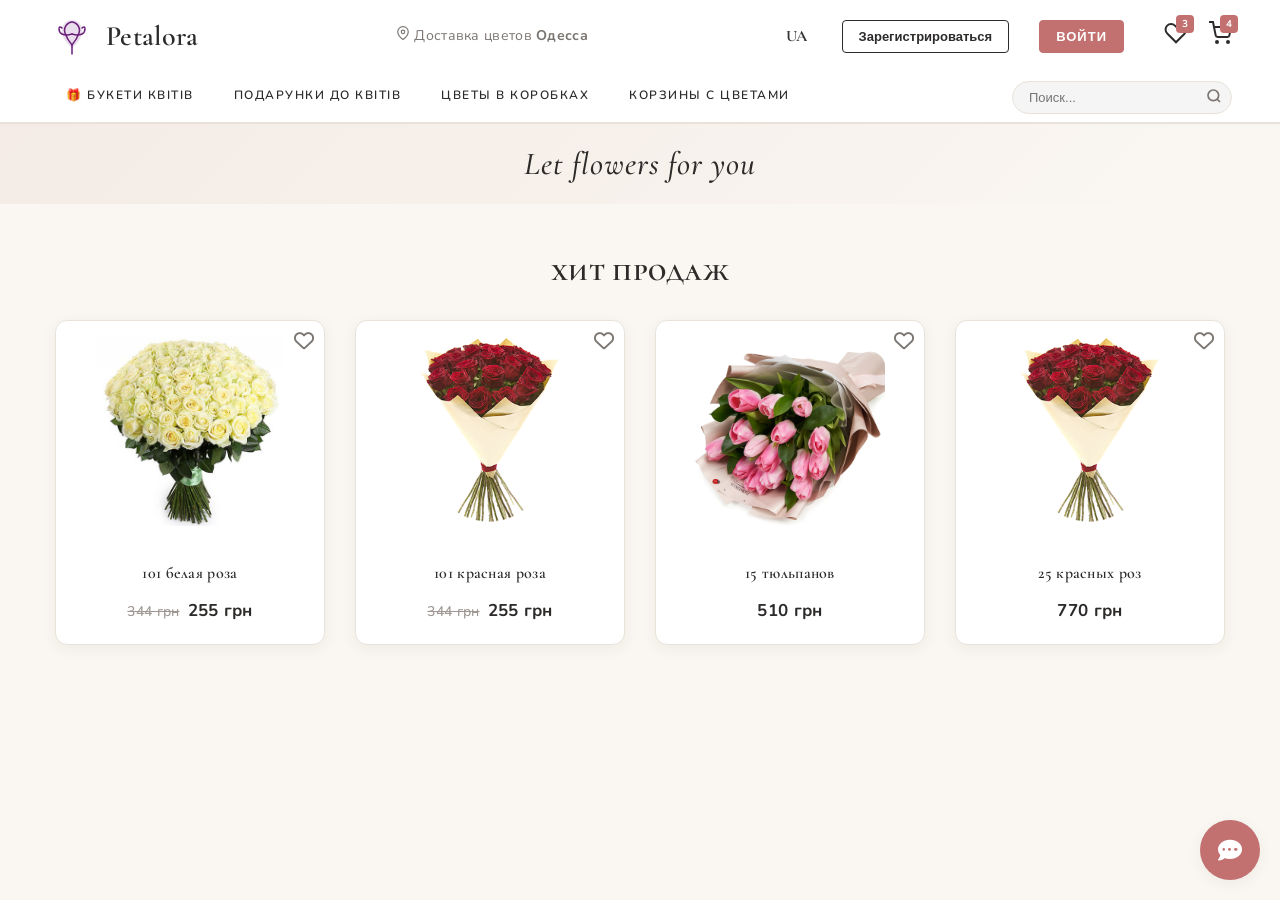
<file: index.html>
<!DOCTYPE html>
<html lang="ru">
<head>
    <meta charset="UTF-8">
    <meta name="viewport" content="width=device-width, initial-scale=1.0">
    <title>Petalora — Бутик флористики</title>
    
    <link rel="stylesheet" href="https://cdnjs.cloudflare.com/ajax/libs/font-awesome/6.4.0/css/all.min.css">
   <link href="https://fonts.googleapis.com/css2?family=Cormorant+Garamond:ital,wght@0,400;0,500;0,600;0,700;1,400;1,500&family=Nunito:wght@400;500;600;700&display=swap" rel="stylesheet">
    
    <link rel="stylesheet" href="css/style.css">
    <link rel="stylesheet" href="css/media.css">
</head>
<body>

    <div id="header-container"></div>

    <div class="hero-banner">
        <div class="container hero-inner">
            <div class="hero-text">
                <h1>Let flowers for you</h1>
            </div>
        </div>
    </div>

    <main class="container">
        <div class="section-header">
            <h2>Хит продаж</h2>
        </div>
        
        <div class="product-grid">
            <div class="product-card">
                <i class="far fa-heart wishlist-icon"></i>
                <img src="assets/images/101 rose.jpg" alt="101 белая роза">
                <div class="product-title">101 белая роза</div>
                <div class="price-block">
                    <span class="old-price">344 грн</span>
                    <span class="new-price">255 грн</span>
                </div>
            </div>

            <div class="product-card">
                <i class="far fa-heart wishlist-icon"></i>
                <img src="assets/images/25_red_rose.png" alt="101 красная роза">
                <div class="product-title">101 красная роза</div>
                <div class="price-block">
                    <span class="old-price">344 грн</span>
                    <span class="new-price">255 грн</span>
                </div>
            </div>

            <div class="product-card">
                <i class="far fa-heart wishlist-icon"></i>
                <img src="assets/images/15_pink_tulpans.avif" alt="15 тюльпанов">
                <div class="product-title">15 тюльпанов</div>
                <div class="price-block">
                    <span class="new-price">510 грн</span>
                </div>
            </div>

            <div class="product-card">
                <i class="far fa-heart wishlist-icon"></i>
                <img src="assets/images/25_red_rose.png" alt="25 красных роз">
                <div class="product-title">25 красных роз</div>
                <div class="price-block">
                    <span class="new-price">770 грн</span>
                </div>
            </div>
        </div>
    </main>

    <div class="chat-widget" id="chatWidget"> 
        <div class="chat-header">
            <div class="chat-header-info" style="display:flex; align-items:center; gap:10px;">
                <div class="chat-avatar"><i class="fas fa-user-circle"></i></div>
                <div>
                    <strong>София</strong><br>
                    <small style="font-weight:normal;">Консультант</small>
                </div>
            </div>
            <button class="close-chat-btn" id="closeChatBtn" style="background:none; border:none; color:white; cursor:pointer;"><i class="fas fa-times"></i></button>
        </div>
        <div class="chat-body">
            <div class="msg bot-msg">Здравствуйте! Я могу вам чем-то помочь?</div>
        </div>
        <div class="chat-input">
            <input type="text" placeholder="Введите сообщение...">
            <i class="fas fa-paper-plane" style="color: #ccc;"></i>
        </div>
    </div>
    <button class="open-chat-btn" id="openChatBtn">
        <i class="fas fa-comment-dots"></i>
    </button>

    <script src="js/main.js"></script>
</body>
</html>
</file>
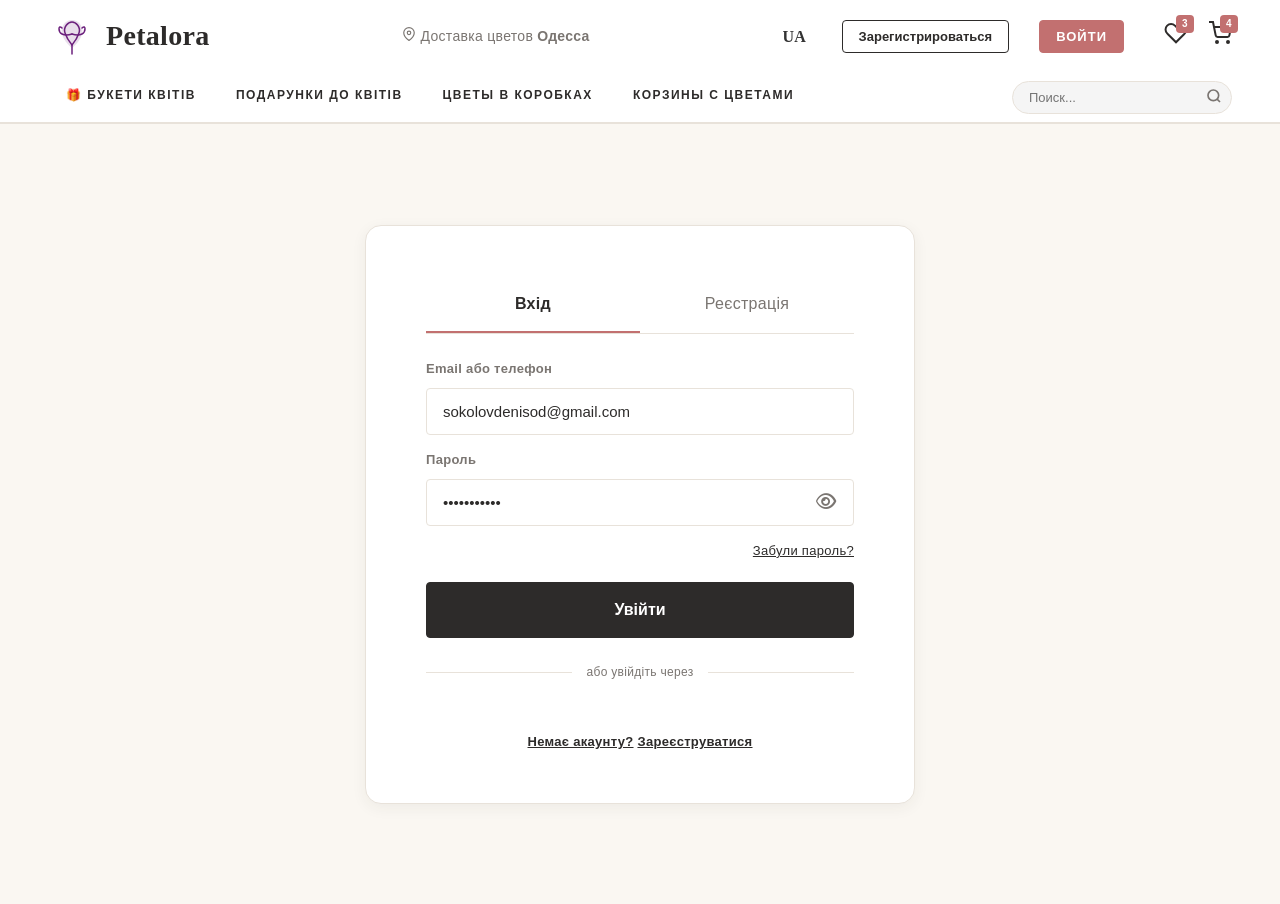
<file: auth.html>
<!DOCTYPE html>
<html lang="ru">
<head>
    <meta charset="UTF-8">
    <meta name="viewport" content="width=device-width, initial-scale=1.0">
    <title>Petalora - Вход и Регистрация</title>
    <link rel="stylesheet" href="https://cdnjs.cloudflare.com/ajax/libs/font-awesome/6.4.0/css/all.min.css">
    <link rel="stylesheet" href="css/style.css">
    <link rel="stylesheet" href="css/media.css">
</head>
<body class="auth-page-bg">

    <div id="header-container"></div>

    <main class="auth-wrapper container">
        <div class="auth-card">
            
            <div class="auth-tabs">
                <div class="auth-tab active" id="tabLogin" data-i18n="auth_login_tab">Вход</div>
                <div class="auth-tab" id="tabRegister" data-i18n="auth_register_tab">Регистрация</div>
            </div>

            <form class="auth-form active" id="formLogin">
                <div class="form-group">
                    <label class="form-label" data-i18n="auth_email">Email или телефон</label>
                    <input type="text" class="form-input" placeholder="Введите email или телефон" value="sokolovdenisod@gmail.com">
                </div>
                
                <div class="form-group">
                    <label class="form-label" data-i18n="auth_pass">Пароль</label>
                    <div class="password-wrapper">
                        <input type="password" class="form-input" placeholder="••••••••" value="password123">
                        <button type="button" class="toggle-password"><i class="far fa-eye"></i></button>
                    </div>
                </div>
                
                <a href="#" class="forgot-link" data-i18n="auth_forgot">Забыли пароль?</a>
                
                <button type="button" class="btn-auth" onclick="forceLogin()" data-i18n="auth_login_btn">Войти</button>
                
                <div class="auth-divider" data-i18n="auth_or_login">или войдите через</div>

                <div style="display: flex; justify-content: center; margin-bottom: 25px;">
                    <div id="g_id_onload"
                         data-client_id="ТВОЙ_CLIENT_ID.apps.googleusercontent.com"
                         data-context="signin"
                         data-ux_mode="popup"
                         data-callback="handleGoogleAuth"
                         data-auto_prompt="false">
                    </div>
                    <div class="g_id_signin"
                         data-type="standard"
                         data-shape="rectangular"
                         data-theme="outline"
                         data-text="signin_with"
                         data-size="large"
                         data-logo_alignment="center">
                    </div>
                </div>

                <div class="auth-footer">
                    <span data-i18n="auth_no_account">Нет аккаунта?</span> <span id="toRegister" data-i18n="auth_register_link" style="cursor: pointer;">Зарегистрироваться</span>
                </div>
            </form>

            <form class="auth-form" id="formRegister">
                <div class="form-row">
                    <div class="form-group">
                        <label class="form-label" data-i18n="auth_name">Имя</label>
                        <input type="text" class="form-input" placeholder="Имя">
                    </div>
                    <div class="form-group">
                        <label class="form-label" data-i18n="auth_surname">Фамилия</label>
                        <input type="text" class="form-input" placeholder="Фамилия">
                    </div>
                </div>

                <div class="form-group">
                    <label class="form-label" data-i18n="auth_email_only">Email</label>
                    <input type="email" class="form-input" placeholder="example@mail.com">
                </div>

                <div class="form-group">
                    <label class="form-label" data-i18n="auth_phone">Телефон</label>
                    <input type="tel" class="form-input" placeholder="+380 XX XXX XX XX">
                </div>

                <div class="form-group">
                    <label class="form-label" data-i18n="auth_pass">Пароль</label>
                    <div class="password-wrapper">
                        <input type="password" class="form-input" placeholder="Минимум 8 символов">
                        <button type="button" class="toggle-password"><i class="far fa-eye"></i></button>
                    </div>
                </div>

                <div class="form-group">
                    <label class="form-label" data-i18n="auth_pass_repeat">Повторите пароль</label>
                    <div class="password-wrapper">
                        <input type="password" class="form-input" placeholder="••••••••">
                        <button type="button" class="toggle-password"><i class="far fa-eye"></i></button>
                    </div>
                </div>

                <div class="checkbox-group">
                    <input type="checkbox" id="terms" checked>
                    <label for="terms">
                        <span data-i18n="auth_agree">Я согласен(а) с</span> 
                        <a href="#" data-i18n="auth_privacy">политикой конфиденциальности</a> 
                        <span data-i18n="auth_and">и</span> 
                        <a href="#" data-i18n="auth_terms">условиями использования</a>
                    </label>
                </div>

                <button type="button" class="btn-auth" onclick="forceRegister()" data-i18n="auth_register_btn">Создать аккаунт</button>

                <div class="auth-divider" data-i18n="auth_or_register">или зарегистрируйтесь через</div>

                <div style="display: flex; justify-content: center; margin-bottom: 25px;">
                     <div class="g_id_signin"
                         data-type="standard"
                         data-shape="rectangular"
                         data-theme="outline"
                         data-text="signup_with"
                         data-size="large"
                         data-logo_alignment="center">
                    </div>
                </div>

                <div class="auth-footer">
                    <span data-i18n="auth_has_account">Уже есть аккаунт?</span> <span id="toLogin" data-i18n="auth_login_link" style="cursor: pointer; color: var(--primary-color);">Войти</span>
                </div>
            </form>

        </div>
    </main>

    <script src="js/main.js"></script>
</body>
</html>
</file>
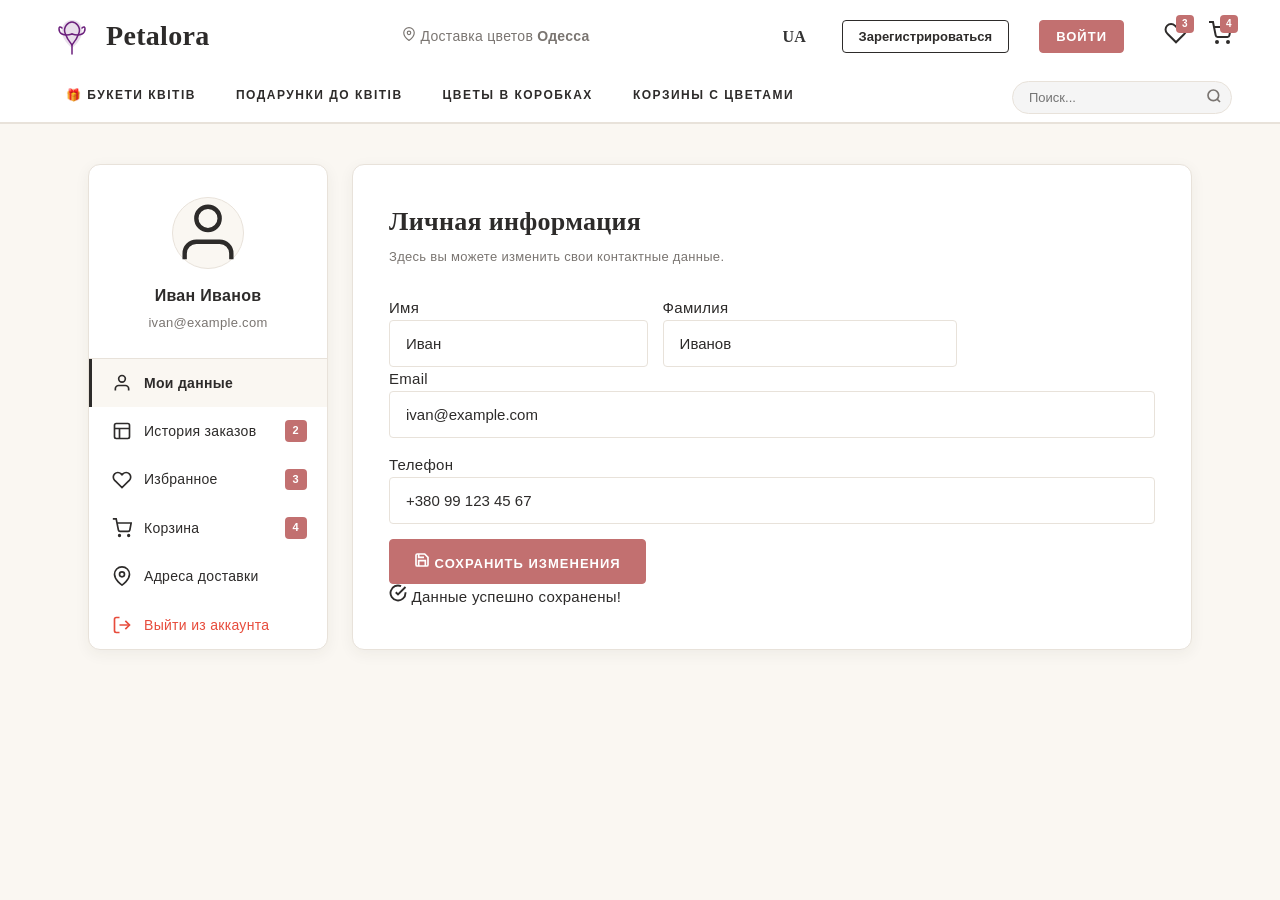
<file: profile.html>
<!DOCTYPE html>
<html lang="ru">
<head>
    <meta charset="UTF-8">
    <meta name="viewport" content="width=device-width, initial-scale=1.0">
    <title>Petalora — Доставка цветов Одесса</title>
    <link rel="stylesheet" href="https://cdnjs.cloudflare.com/ajax/libs/font-awesome/6.4.0/css/all.min.css">
    <link rel="stylesheet" href="css/style.css">
    <link rel="stylesheet" href="css/media.css">
</head>
<body>

    <div id="header-container"></div>

    <main>
      <div class="profile-layout">

        <div class="sidebar">
          <div class="sidebar-avatar">
            <div class="avatar-circle">
              <svg viewBox="0 0 24 24" fill="none" stroke="currentColor" stroke-width="1.5"><path d="M20 21v-2a4 4 0 0 0-4-4H8a4 4 0 0 0-4 4v2"/><circle cx="12" cy="7" r="4"/></svg>
            </div>
            <div class="sidebar-name">Иван Иванов</div>
            <div class="sidebar-email">ivan@example.com</div>
          </div>
          <div class="sidebar-menu">
            <div class="sidebar-item active" id="tab-mydata" onclick="switchTab('mydata')">
              <svg viewBox="0 0 24 24" fill="none" stroke="currentColor" stroke-width="2"><path d="M20 21v-2a4 4 0 0 0-4-4H8a4 4 0 0 0-4 4v2"/><circle cx="12" cy="7" r="4"/></svg>
              Мои данные
            </div>
            <div class="sidebar-item" id="tab-orders" onclick="switchTab('orders')">
              <svg viewBox="0 0 24 24" fill="none" stroke="currentColor" stroke-width="2"><rect x="3" y="3" width="18" height="18" rx="2"/><path d="M3 9h18M9 21V9"/></svg>
              История заказов
              <span class="sidebar-badge">2</span>
            </div>
            <div class="sidebar-item" id="tab-favorites" onclick="switchTab('favorites')">
              <svg viewBox="0 0 24 24" fill="none" stroke="currentColor" stroke-width="2"><path d="M20.84 4.61a5.5 5.5 0 0 0-7.78 0L12 5.67l-1.06-1.06a5.5 5.5 0 0 0-7.78 7.78l1.06 1.06L12 21.23l7.78-7.78 1.06-1.06a5.5 5.5 0 0 0 0-7.78z"/></svg>
              Избранное
              <span class="sidebar-badge" id="fav-count-badge">3</span>
            </div>
            <div class="sidebar-item" id="tab-cart" onclick="switchTab('cart')">
              <svg viewBox="0 0 24 24" fill="none" stroke="currentColor" stroke-width="2"><circle cx="9" cy="21" r="1"/><circle cx="20" cy="21" r="1"/><path d="M1 1h4l2.68 13.39a2 2 0 0 0 2 1.61h9.72a2 2 0 0 0 2-1.61L23 6H6"/></svg>
              Корзина
              <span class="sidebar-badge" id="cart-count-badge">3</span>
            </div>
            <div class="sidebar-item" id="tab-addresses" onclick="switchTab('addresses')">
              <svg viewBox="0 0 24 24" fill="none" stroke="currentColor" stroke-width="2"><path d="M21 10c0 7-9 13-9 13s-9-6-9-13a9 9 0 0 1 18 0z"/><circle cx="12" cy="10" r="3"/></svg>
              Адреса доставки
            </div>
            
            <div class="sidebar-item danger" onclick="logout()">
              <svg viewBox="0 0 24 24" fill="none" stroke="currentColor" stroke-width="2"><path d="M9 21H5a2 2 0 0 1-2-2V5a2 2 0 0 1 2-2h4"/><polyline points="16 17 21 12 16 7"/><line x1="21" y1="12" x2="9" y2="12"/></svg>
              Выйти из аккаунта
            </div>
          </div>
        </div>

        <div class="content-card active" id="panel-mydata">
          <div class="card-title">Личная информация</div>
          <div class="card-subtitle">Здесь вы можете изменить свои контактные данные.</div>
          <div class="form-row">
            <div class="form-group" style="margin-bottom:0">
              <label>Имя</label>
              <input class="form-input" id="fname" value="Иван" type="text">
            </div>
            <div class="form-group" style="margin-bottom:0">
              <label>Фамилия</label>
              <input class="form-input" id="lname" value="Иванов" type="text">
            </div>
          </div>
          <div class="form-group">
            <label>Email</label>
            <input class="form-input" value="ivan@example.com" type="email" readonly>
          </div>
          <div class="form-group">
            <label>Телефон</label>
            <input class="form-input" id="phone" value="+380 99 123 45 67" type="tel">
          </div>
          <button class="btn-primary" onclick="saveProfile()">
            <svg width="16" height="16" viewBox="0 0 24 24" fill="none" stroke="currentColor" stroke-width="2.5"><path d="M19 21H5a2 2 0 0 1-2-2V5a2 2 0 0 1 2-2h11l5 5v11a2 2 0 0 1-2 2z"/><polyline points="17 21 17 13 7 13 7 21"/><polyline points="7 3 7 8 15 8"/></svg>
            Сохранить изменения
          </button>
          <div class="save-success" id="save-success">
            <svg width="18" height="18" viewBox="0 0 24 24" fill="none" stroke="currentColor" stroke-width="2.5"><path d="M22 11.08V12a10 10 0 1 1-5.93-9.14"/><polyline points="22 4 12 14.01 9 11.01"/></svg>
            Данные успешно сохранены!
          </div>
        </div>

        <div class="content-card" id="panel-orders">
          <div class="card-title">История заказов</div>
          <div class="card-subtitle">Все ваши заказы за последнее время.</div>

          <div class="order-card">
            <div class="order-header">
              <div>
                <div class="order-id">Заказ №PE-2024-0842</div>
                <div class="order-date">15 апреля 2025</div>
              </div>
              <span class="order-status status-delivered">Доставлен ✓</span>
            </div>
            <div class="order-items">
              <div class="order-item-chip">🌹 Букет «Розовая нежность»</div>
              <div class="order-item-chip">🎁 Открытка</div>
            </div>
            <div class="order-total">Итого: <strong>890 грн</strong></div>
          </div>

          <div class="order-card">
            <div class="order-header">
              <div>
                <div class="order-id">Заказ №PE-2024-0791</div>
                <div class="order-date">2 апреля 2025</div>
              </div>
              <span class="order-status status-pending">В обработке…</span>
            </div>
            <div class="order-items">
              <div class="order-item-chip">🌷 Тюльпаны микс 25 шт</div>
            </div>
            <div class="order-total">Итого: <strong>450 грн</strong></div>
          </div>
        </div>

        <div class="content-card" id="panel-favorites">
          <div class="card-title">Избранное</div>
          <div class="card-subtitle">Товары, которые вы добавили в список желаний.</div>
          <div class="fav-grid" id="fav-grid"></div>
        </div>

        <div class="content-card" id="panel-cart">
          <div class="card-title">Корзина покупок</div>
          <div class="card-subtitle">Ваши товары готовы к оформлению заказа.</div>
          <div class="cart-layout">
            <div class="cart-items" id="cart-items-list"></div>
            <div class="cart-summary">
              <div class="summary-title">Ваш заказ</div>
              <div class="summary-row"><span>Товары (<span id="cart-items-count">3</span>)</span><span id="sum-items">1 540 грн</span></div>
              <div class="summary-row"><span>Доставка</span><span>Бесплатно</span></div>
              <div class="promo-wrap">
                <input class="promo-input" placeholder="Промокод" id="promo-input">
              </div>
              <div class="summary-row total"><span>Итого</span><span id="sum-total">1 540 грн</span></div>
              <button class="checkout-btn" onclick="showToast('🎉 Заказ оформлен! Ожидайте звонка.')">
                Оформить заказ
              </button>
            </div>
          </div>
        </div>

        <div class="content-card" id="panel-addresses">
          <div class="card-title">Адреса доставки</div>
          <div class="card-subtitle">Управляйте адресами для быстрого оформления заказа.</div>

          <div class="address-card default">
            <div class="address-info">
              <svg class="address-icon" width="20" height="20" viewBox="0 0 24 24" fill="none" stroke="currentColor" stroke-width="2"><path d="M21 10c0 7-9 13-9 13s-9-6-9-13a9 9 0 0 1 18 0z"/><circle cx="12" cy="10" r="3"/></svg>
              <div class="address-text">
                <strong>Дом</strong>
                <span>ул. Дерибасовская 12, кв. 34, Одесса</span>
              </div>
            </div>
            <span class="default-badge">По умолчанию</span>
          </div>

          <div class="address-card">
            <div class="address-info">
              <svg class="address-icon" width="20" height="20" viewBox="0 0 24 24" fill="none" stroke="currentColor" stroke-width="2"><rect x="2" y="7" width="20" height="14" rx="2"/><path d="M16 7V5a2 2 0 0 0-2-2h-4a2 2 0 0 0-2 2v2"/></svg>
              <div class="address-text">
                <strong>Работа</strong>
                <span>пр. Шевченко 4, оф. 201, Одесса</span>
              </div>
            </div>
            <button class="btn-outline" style="font-size:12px;padding:7px 16px;">Изменить</button>
          </div>

          <button class="add-address-btn">
            <svg width="18" height="18" viewBox="0 0 24 24" fill="none" stroke="currentColor" stroke-width="2.5"><line x1="12" y1="5" x2="12" y2="19"/><line x1="5" y1="12" x2="19" y2="12"/></svg>
            Добавить адрес
          </button>
        </div>

      </div> </main>

    <script src="js/main.js"></script>

</body>
</html>
</file>
<file: css/style.css>
/* =========================================
   1. ПАЛИТРА И БАЗОВЫЕ НАСТРОЙКИ
   ========================================= */
:root {
    --bg-milky: #FAF7F2;      
    --accent-rose: #C27070;   
    --accent-sage: #849383;   
    --text-main: #2D2B2A;     
    --text-light: #7A7571;    
    
    --card: #FFFFFF;
    --border: #E8E2DA;
    --shadow: 0 4px 15px rgba(45, 43, 42, 0.06);

    /* Обратная совместимость для JS */
    --purple: var(--text-main); 
    --purple-dark: var(--text-main);
    --pink: var(--accent-rose);
    --purple-nav: #FFFFFF;    
    --pink-accent: var(--accent-rose);
    --bg-light: var(--bg-milky);
    --text-dark: var(--text-main);
    --text-gray: var(--text-light);
}

* {
    margin: 0;
    padding: 0;
    box-sizing: border-box;
}

body {
    background-color: var(--bg-milky);
    color: var(--text-main);
    font-family: 'Nunito', sans-serif;
    font-size: 15px;
    line-height: 1.6;
    letter-spacing: 0.3px;
    min-height: 100vh;
}

.container {
    width: 100%;
    max-width: 1200px;
    margin: 0 auto;
    padding: 0 15px;
}

/* =========================================
   2. ТИПОГРАФИКА (ПРЕМИУМ)
   ========================================= */
h1, h2, h3, .logo, .card-title, .product-title, .section-header h2 {
    font-family: 'Cormorant Garamond', serif;
    font-weight: 600;
    color: var(--text-main);
}

/* =========================================
   3. ШАПКА И НАВИГАЦИЯ
   ========================================= */
header, .top-header, nav, .main-nav {
    background-color: #FFFFFF;
    border-bottom: 1px solid var(--border);
}

.header-top {
    display: flex;
    justify-content: space-between;
    align-items: center;
    padding: 12px 48px;
}

.logo {
    font-size: 28px;
    text-decoration: none;
    display: flex;
    align-items: center;
    gap: 10px;
}

.header-city {
    font-size: 14px;
    color: var(--text-light);
}

.header-icons {
    display: flex;
    align-items: center;
    gap: 20px;
}

.icon-btn {
    background: none;
    border: none;
    cursor: pointer;
    color: var(--text-main);
    transition: 0.2s;
    position: relative;
}

.icon-btn:hover {
    color: var(--accent-rose);
}

.icon-btn svg {
    width: 24px;
    height: 24px;
}

.badge, .badge-count {
    position: absolute;
    top: -6px;
    right: -6px;
    background: var(--accent-rose);
    color: #fff;
    border-radius: 4px;
    width: 18px;
    height: 18px;
    font-size: 10px;
    font-weight: 700;
    display: flex;
    align-items: center;
    justify-content: center;
}

nav {
    padding: 0 48px;
    display: flex;
    justify-content: space-between;
    align-items: center;
}

.nav-links {
    display: flex;
    gap: 4px;
}

.nav-link, .menu a, .menu li {
    color: var(--text-main);
    text-decoration: none;
    font-size: 12px;
    font-weight: 600;
    text-transform: uppercase;
    letter-spacing: 1.5px;
    padding: 14px 18px;
    border-bottom: 3px solid transparent;
    transition: 0.2s;
}

.nav-link:hover, .menu a:hover {
    color: var(--accent-rose);
    border-bottom-color: var(--accent-rose);
}

.search-wrap { position: relative; display: flex; align-items: center; }
.search-input { background: #f5f5f5; border: 1px solid var(--border); border-radius: 20px; padding: 8px 40px 8px 16px; font-size: 13px; width: 220px; outline: none; transition: 0.3s; }
.search-btn { position: absolute; right: 10px; background: none; border: none; cursor: pointer; color: var(--text-light); }

/* =========================================
   4. КНОПКИ (УНИВЕРСАЛЬНЫЕ)
   ========================================= */
.btn-auth {
    width: 100%;
    background-color: var(--text-main);
    color: #ffffff;
    border: 1px solid var(--text-main);
    padding: 18px;
    border-radius: 4px;
    font-size: 16px;
    font-weight: 600;
    cursor: pointer;
    transition: all 0.3s ease;
}

.btn-auth:hover { background-color: transparent; color: var(--text-main); }

.btn-outline {
    background-color: transparent;
    color: var(--text-main);
    border: 1px solid var(--text-main);
    padding: 8px 16px;
    border-radius: 4px;
    font-size: 13px;
    font-weight: 600;
    cursor: pointer;
    transition: all 0.3s ease;
}

.btn-outline:hover { background-color: var(--text-main); color: #ffffff; }

.btn-primary, .btn-pink, .checkout-btn {
    background-color: var(--accent-rose);
    color: #ffffff;
    border: 1px solid var(--accent-rose);
    padding: 12px 24px;
    border-radius: 4px;
    font-size: 13px;
    font-weight: 600;
    text-transform: uppercase;
    letter-spacing: 1px;
    cursor: pointer;
    transition: all 0.3s ease;
}

.btn-primary:hover, .btn-pink:hover, .checkout-btn:hover { background-color: transparent; color: var(--accent-rose); }

.btn-social {
    flex: 1;
    display: flex;
    align-items: center;
    justify-content: center;
    gap: 12px;
    padding: 15px;
    background-color: #ffffff;
    border: 1px solid var(--border);
    border-radius: 4px;
    font-size: 16px;
    font-weight: 600;
    color: var(--text-main);
    cursor: pointer;
    transition: 0.3s;
}

.btn-social:hover { background-color: var(--bg-milky); border-color: var(--text-light); }
.btn-cart {
    width: calc(100% - 30px);
    margin: 15px auto;
    background-color: transparent;
    color: var(--text-main);
    border: 1px solid var(--text-main);
    padding: 10px;
    border-radius: 4px;
    font-size: 12px;
    font-weight: 600;
    text-transform: uppercase;
    letter-spacing: 1px;
    cursor: pointer;
    transition: all 0.3s ease;
}

.btn-cart:hover {
    background-color: var(--text-main);
    color: #ffffff;
}

/* =========================================
   5. ГЛАВНЫЙ БАННЕР И ТОВАРЫ
   ========================================= */
.hero-banner {
    background: linear-gradient(135deg, #F4EBE6 0%, #FAF7F2 100%);
    height: 80px;
    display: flex;
    align-items: center;
    justify-content: center;
    margin-bottom: 40px;
}

.hero-inner { text-align: center; width: 100%; max-width: 1200px; padding: 0 48px;}
.hero-text { margin: 0 auto; }
.hero-text h1 { font-size: 32px; line-height: 1; font-style: italic; font-weight: 500; letter-spacing: 1px; margin: 0; }

.section-header { text-align: center; margin: 0 0 25px; }
.section-header h2 { font-size: 32px; text-transform: lowercase; font-variant: small-caps; }

.product-grid { display: grid; grid-template-columns: repeat(4, 1fr); gap: 30px; margin-bottom: 50px; }

.product-card {
    background: var(--card);
    border: 1px solid var(--border);
    border-radius: 12px;
    padding-bottom: 20px;
    text-align: center;
    position: relative;
    overflow: hidden;
    transition: 0.3s;
    box-shadow: var(--shadow);
    display: flex;
    flex-direction: column;
}

.product-card:hover { transform: translateY(-8px); box-shadow: 0 12px 25px rgba(45, 43, 42, 0.1); }
.product-card img { 
    width: 100%; 
    height: 220px; /* Чуть увеличили высоту, чтобы букеты дышали */
    object-fit: contain; /* ВАЖНО: теперь букеты не обрезаются, а вписываются целиком */
    padding: 15px; /* Аккуратный отступ от краев карточки */
    margin-bottom: 5px; 
}

.wishlist-icon { position: absolute; top: 10px; right: 10px; color: var(--text-light); font-size: 20px; cursor: pointer; }
.product-title { font-size: 16px; margin: 15px 0 5px; }

.price-block { display: flex; justify-content: center; align-items: baseline; gap: 8px; margin-top: 5px; }
.old-price { font-size: 14px; color: #9E9692; text-decoration: line-through; font-weight: 500; }
.new-price { font-size: 17px; font-weight: 700; color: var(--text-main); }

/* =========================================
   6. СТРАНИЦА АВТОРИЗАЦИИ
   ========================================= */
.auth-page-bg { background-color: var(--bg-milky); }
.auth-wrapper { display: flex; justify-content: center; align-items: center; padding: 60px 15px; min-height: calc(100vh - 120px); }
.auth-card { background: var(--card); width: 100%; max-width: 550px; border-radius: 16px; box-shadow: var(--shadow); padding: 50px 60px; border: 1px solid var(--border); }

.auth-tabs { display: flex; border-bottom: 1px solid var(--border); margin-bottom: 25px; }
.auth-tab { flex: 1; text-align: center; padding: 15px 0; cursor: pointer; font-size: 16px; color: var(--text-light); border-bottom: 2px solid transparent; transition: all 0.3s; }
.auth-tab.active { color: var(--text-main); font-weight: 700; border-bottom: 2px solid var(--accent-rose); }
.auth-tab:hover { color: var(--text-main); }

.auth-form { display: none; }
.auth-form.active { display: block; }
.form-group { margin-bottom: 15px; }
.form-row { display: flex; gap: 15px; }

.form-label { display: block; font-size: 13px; color: var(--text-light); margin-bottom: 8px; font-weight: 600; }
.form-input { width: 100%; padding: 14px 16px; border: 1px solid var(--border); border-radius: 4px; font-size: 15px; outline: none; transition: 0.2s; background: #fff; color: var(--text-main); }
.form-input:focus { border-color: var(--text-main); }

.password-wrapper { position: relative; display: flex; align-items: center; }
.password-wrapper .form-input { padding-right: 50px; }
.toggle-password { position: absolute; right: 18px; background: none; border: none; color: var(--text-light); font-size: 18px; cursor: pointer; outline: none; transition: 0.2s; }
.toggle-password:hover { color: var(--text-main); }

.forgot-link { display: block; text-align: right; font-size: 13px; color: var(--text-main); margin-bottom: 20px; text-decoration: underline; }
.auth-divider { display: flex; align-items: center; text-align: center; color: var(--text-light); font-size: 12px; margin: 25px 0; }
.auth-divider::before, .auth-divider::after { content: ''; flex: 1; border-bottom: 1px solid var(--border); }
.auth-divider::before { margin-right: 15px; }
.auth-divider::after { margin-left: 15px; }

.auth-footer { text-align: center; font-size: 13px; color: var(--text-light); }
.auth-footer span { color: var(--text-main); cursor: pointer; font-weight: 700; text-decoration: underline; }

/* =========================================
   7. ЛИЧНЫЙ КАБИНЕТ (ПРОФИЛЬ)
   ========================================= */
.profile-layout { display: grid; grid-template-columns: 240px 1fr; gap: 24px; max-width: 1200px; margin: 40px auto; padding: 0 48px; }

.sidebar { background: var(--card); border-radius: 12px; box-shadow: var(--shadow); border: 1px solid var(--border); height: fit-content; overflow: hidden; }
.sidebar-avatar { display: flex; flex-direction: column; align-items: center; padding: 32px 20px 24px; border-bottom: 1px solid var(--border); }
.avatar-circle { width: 72px; height: 72px; border-radius: 50%; background: var(--bg-milky); display: flex; align-items: center; justify-content: center; margin-bottom: 14px; border: 1px solid var(--border); }
.sidebar-name { font-weight: 700; font-size: 16px; }
.sidebar-email { font-size: 13px; color: var(--text-light); margin-top: 4px; }

.sidebar-item { display: flex; align-items: center; gap: 12px; padding: 13px 20px; font-size: 14px; font-weight: 500; cursor: pointer; transition: all .2s; color: var(--text-main); border-left: 3px solid transparent; }
.sidebar-item:hover { background: var(--bg-milky); color: var(--accent-rose); }
.sidebar-item.active { color: var(--text-main); border-left-color: var(--text-main); background: var(--bg-milky); font-weight: 700; }
.sidebar-item.danger { color: #e74c3c; }
.sidebar-item.danger:hover { background: #fdecea; border-left-color: #e74c3c; color: #c0392b; }
.sidebar-item svg { width: 20px; height: 20px; flex-shrink: 0; }
.sidebar-badge { margin-left: auto; background: var(--accent-rose); color: #fff; border-radius: 4px; padding: 2px 8px; font-size: 11px; font-weight: 700; }

.content-card { background: var(--card); border-radius: 12px; box-shadow: var(--shadow); border: 1px solid var(--border); padding: 36px; display: none; }
.content-card.active { display: block; }
.card-title { font-family: 'Cormorant Garamond', serif; font-size: 26px; font-weight: 600; margin-bottom: 4px; }
.card-subtitle { font-size: 13px; color: var(--text-light); margin-bottom: 28px; }

/* --- Избранное --- */
.fav-grid { display: grid; grid-template-columns: repeat(3, 1fr); gap: 20px; }
.fav-card { border: 1px solid var(--border); border-radius: 12px; background: #fff; position: relative; overflow: hidden; transition: 0.3s; }
.fav-card:hover { transform: translateY(-4px); box-shadow: var(--shadow); }
.fav-img { height: 160px; display: flex; align-items: center; justify-content: center; font-size: 64px; background: var(--bg-milky); }
.fav-remove { position: absolute; top: 10px; right: 10px; width: 32px; height: 32px; border-radius: 50%; background: #fff; border: 1px solid var(--border); cursor: pointer; display: flex; align-items: center; justify-content: center; transition: 0.2s; color: var(--text-light); }
.fav-remove:hover { background: var(--accent-rose); color: #fff; border-color: var(--accent-rose); }
.fav-info { padding: 14px; text-align: center; }
.fav-name { font-weight: 600; font-size: 14px; }
.fav-price { color: var(--text-main); font-weight: 700; font-size: 16px; margin: 4px 0 10px; }
.fav-add-cart { width: 100%; background: var(--text-main); color: #fff; border: 1px solid var(--text-main); border-radius: 4px; padding: 9px; cursor: pointer; transition: 0.2s; font-weight: 600; }
.fav-add-cart:hover { background: transparent; color: var(--text-main); }

/* --- Корзина --- */
.cart-layout { display: grid; grid-template-columns: 1fr 300px; gap: 24px; align-items: start; }
.cart-items { display: flex; flex-direction: column; gap: 14px; }
.cart-item { display: flex; gap: 16px; align-items: center; border: 1px solid var(--border); border-radius: 12px; padding: 16px; background: #fff; }
.cart-item-img { width: 80px; height: 80px; border-radius: 8px; background: var(--bg-milky); display: flex; align-items: center; justify-content: center; font-size: 40px; }
.cart-item-details { flex: 1; }
.qty-control { display: flex; align-items: center; gap: 10px; }
.qty-btn { width: 30px; height: 30px; border-radius: 4px; border: 1px solid var(--border); background: #fff; cursor: pointer; font-weight: 600; }
.cart-item-remove { background: none; border: none; cursor: pointer; color: #ccc; transition: 0.2s; }
.cart-item-remove:hover { color: #e74c3c; }
.cart-summary { border: 1px solid var(--border); border-radius: 12px; padding: 24px; background: #fff; }
.summary-row { display: flex; justify-content: space-between; font-size: 14px; margin-bottom: 12px; color: var(--text-light); }
.summary-row.total { font-size: 18px; font-weight: 700; color: var(--text-main); border-top: 1px solid var(--border); padding-top: 12px; margin-top: 8px; }
.promo-input { width: 100%; border: 1px solid var(--border); border-radius: 4px; padding: 10px 14px; outline: none; margin: 16px 0; }

/* --- Заказы и Адреса --- */
.order-card { border: 1px solid var(--border); border-radius: 12px; padding: 20px; margin-bottom: 16px; background: #fff; }
.order-header { display: flex; justify-content: space-between; align-items: center; margin-bottom: 14px; }
.order-status { font-size: 12px; font-weight: 700; padding: 4px 12px; border-radius: 4px; }
.status-delivered { background: #e8f8f0; color: #27ae60; }
.status-pending { background: #fff8e1; color: #f39c12; }
.order-item-chip { background: var(--bg-milky); border-radius: 4px; padding: 8px 12px; font-size: 13px; display: inline-flex; margin: 0 5px 5px 0; border: 1px solid var(--border); }

.address-card { border: 1px solid var(--border); border-radius: 12px; padding: 16px 20px; display: flex; align-items: center; justify-content: space-between; margin-bottom: 12px; background: #fff; }
.address-card.default { border-color: var(--text-main); }
.default-badge { background: var(--bg-milky); color: var(--text-main); font-size: 11px; font-weight: 700; padding: 3px 8px; border-radius: 4px; border: 1px solid var(--border); }
.add-address-btn { width: 100%; display: flex; align-items: center; justify-content: center; gap: 8px; padding: 13px; border: 2px dashed var(--border); border-radius: 12px; background: none; color: var(--text-light); font-weight: 600; cursor: pointer; transition: 0.2s; }
.add-address-btn:hover { border-color: var(--text-main); color: var(--text-main); }

/* =========================================
   8. ВИДЖЕТЫ (Чат, Поиск, Уведомления)
   ========================================= */
.chat-widget { position: fixed; bottom: 20px; right: 20px; width: 300px; background: white; border-radius: 12px; box-shadow: var(--shadow); overflow: hidden; z-index: 1000; display: none; border: 1px solid var(--border); }
.chat-header { background: var(--accent-rose); color: white; padding: 10px 15px; display: flex; justify-content: space-between; align-items: center; }
.chat-body { height: 200px; padding: 15px; background: #f9f9f9; display: flex; flex-direction: column; gap: 10px; overflow-y: auto; }
.msg { padding: 8px 12px; border-radius: 12px; font-size: 13px; max-width: 80%; }
.bot-msg { background: #e9ecef; align-self: flex-start; }
.user-msg { background: white; border: 1px solid var(--accent-sage); color: var(--accent-sage); align-self: flex-end; }
.chat-input { display: flex; padding: 10px; border-top: 1px solid var(--border); background: white; }
.chat-input input { flex-grow: 1; border: none; outline: none; font-size: 13px; }
.open-chat-btn { position: fixed; bottom: 20px; right: 20px; width: 60px; height: 60px; background-color: var(--accent-rose); color: white; border: none; border-radius: 50%; font-size: 24px; cursor: pointer; box-shadow: var(--shadow); display: flex; align-items: center; justify-content: center; z-index: 1000; transition: 0.2s; }
.open-chat-btn:hover { transform: scale(1.1); }

.search-results { position: absolute; top: calc(100% + 8px); right: 0; background: #fff; border-radius: 12px; box-shadow: var(--shadow); width: 320px; overflow: hidden; display: none; z-index: 200; border: 1px solid var(--border); }
.search-results.active { display: block; }
.search-result-item { display: flex; align-items: center; gap: 12px; padding: 12px 16px; cursor: pointer; border-bottom: 1px solid var(--border); }
.search-result-item:hover { background: var(--bg-milky); }
.search-result-img { width: 48px; height: 48px; border-radius: 8px; background: var(--bg-milky); display: flex; align-items: center; justify-content: center; font-size: 24px; }

.toast { position: fixed; bottom: 30px; right: 30px; background: #27ae60; color: #fff; padding: 14px 20px; border-radius: 4px; font-weight: 600; font-size: 14px; transform: translateY(80px); opacity: 0; transition: 0.4s; z-index: 1000; }
.toast.show { transform: translateY(0); opacity: 1; }
.toast.error { background: #e74c3c; }
/* --- Стили для переключателя языков --- */
.lang-select {
    background: transparent;
    border: none;
    font-family: 'Cormorant Garamond', serif;
    font-size: 16px;
    font-weight: 700 !important; /* !important заставит его быть жирным везде */
    cursor: pointer;
    outline: none;
    margin-right: 15px;
    color: #333;
    text-transform: uppercase;
    appearance: none;
}

.lang-select:hover {
    color: #88a08b; /* Можешь поменять на цвет твоего логотипа */
}
</file>
<file: css/media.css>
/* =========================================
   АДАПТИВНОСТЬ ДЛЯ ПЛАНШЕТОВ (до 992px)
   ========================================= */
@media (max-width: 992px) {
    /* Товары перестраиваются в 2 колонки вместо 4 */
    .product-grid {
        grid-template-columns: repeat(2, 1fr);
    }
    
    /* Уменьшаем боковые отступы */
    nav, .header-top, .hero-inner, .profile-layout {
        padding-left: 20px !important;
        padding-right: 20px !important;
    }
    
    /* Сужаем левое меню в профиле */
    .profile-layout {
        grid-template-columns: 200px 1fr;
    }
    
    /* Корзина выстраивается в один столбик */
    .cart-layout {
        grid-template-columns: 1fr;
    }
}

/* =========================================
   АДАПТИВНОСТЬ ДЛЯ ТЕЛЕФОНОВ (до 768px)
   ========================================= */
@media (max-width: 768px) {
    /* --- Шапка и Навигация --- */
    .header-top {
        flex-wrap: wrap; /* Позволяем элементам переноситься на новую строку */
        justify-content: center;
        gap: 15px;
    }
    
    .header-city {
        display: none; /* Прячем город на телефоне для экономии места */
    }
    
    nav {
        flex-direction: column;
        gap: 15px;
        padding: 15px 20px !important;
    }
    
    .nav-links {
        flex-wrap: wrap;
        justify-content: center;
        gap: 10px;
    }
    
    .search-wrap, .search-input {
        width: 100%; /* Поиск растягивается на весь экран */
    }

    /* --- Главный баннер --- */
    .hero-banner {
        height: auto !important; /* Убираем жесткую высоту в 80px */
        padding: 20px 0;
        margin-bottom: 25px;
    }
    
    .hero-text h1 {
        font-size: 26px !important; /* Уменьшаем журнальный заголовок */
    }

    /* --- Сетка товаров --- */
    .product-grid {
        gap: 15px; /* Уменьшаем расстояние между карточками */
    }
    
    .product-card img {
        height: 160px !important; /* Картинки делаем чуть ниже */
    }

    /* --- Личный кабинет --- */
    .profile-layout {
        grid-template-columns: 1fr; /* Боковое меню прыгает наверх, контент вниз */
        margin: 20px auto;
    }
    
    .form-row {
        grid-template-columns: 1fr; /* Инпуты (Имя, Фамилия) встают друг под друга */
    }
    
    .fav-grid {
        grid-template-columns: repeat(2, 1fr); /* Избранное в 2 колонки */
    }
    
    /* --- Виджет чата --- */
    .chat-widget {
        width: calc(100% - 40px); /* Чат не вылезает за края экрана */
        right: 20px;
    }
}

/* =========================================
   ОЧЕНЬ МАЛЕНЬКИЕ ЭКРАНЫ (до 480px)
   ========================================= */
@media (max-width: 480px) {
    /* Товары перестраиваются в 1 крупную колонку */
    .product-grid, .fav-grid {
        grid-template-columns: 1fr; 
    }
    
    .product-card img {
        height: 220px !important; /* Возвращаем крупный размер картинке для 1 колонки */
    }
    
    /* Товары в корзине перестраиваются компактно */
    .cart-item {
        flex-direction: column;
        text-align: center;
        gap: 10px;
    }
}
</file>
